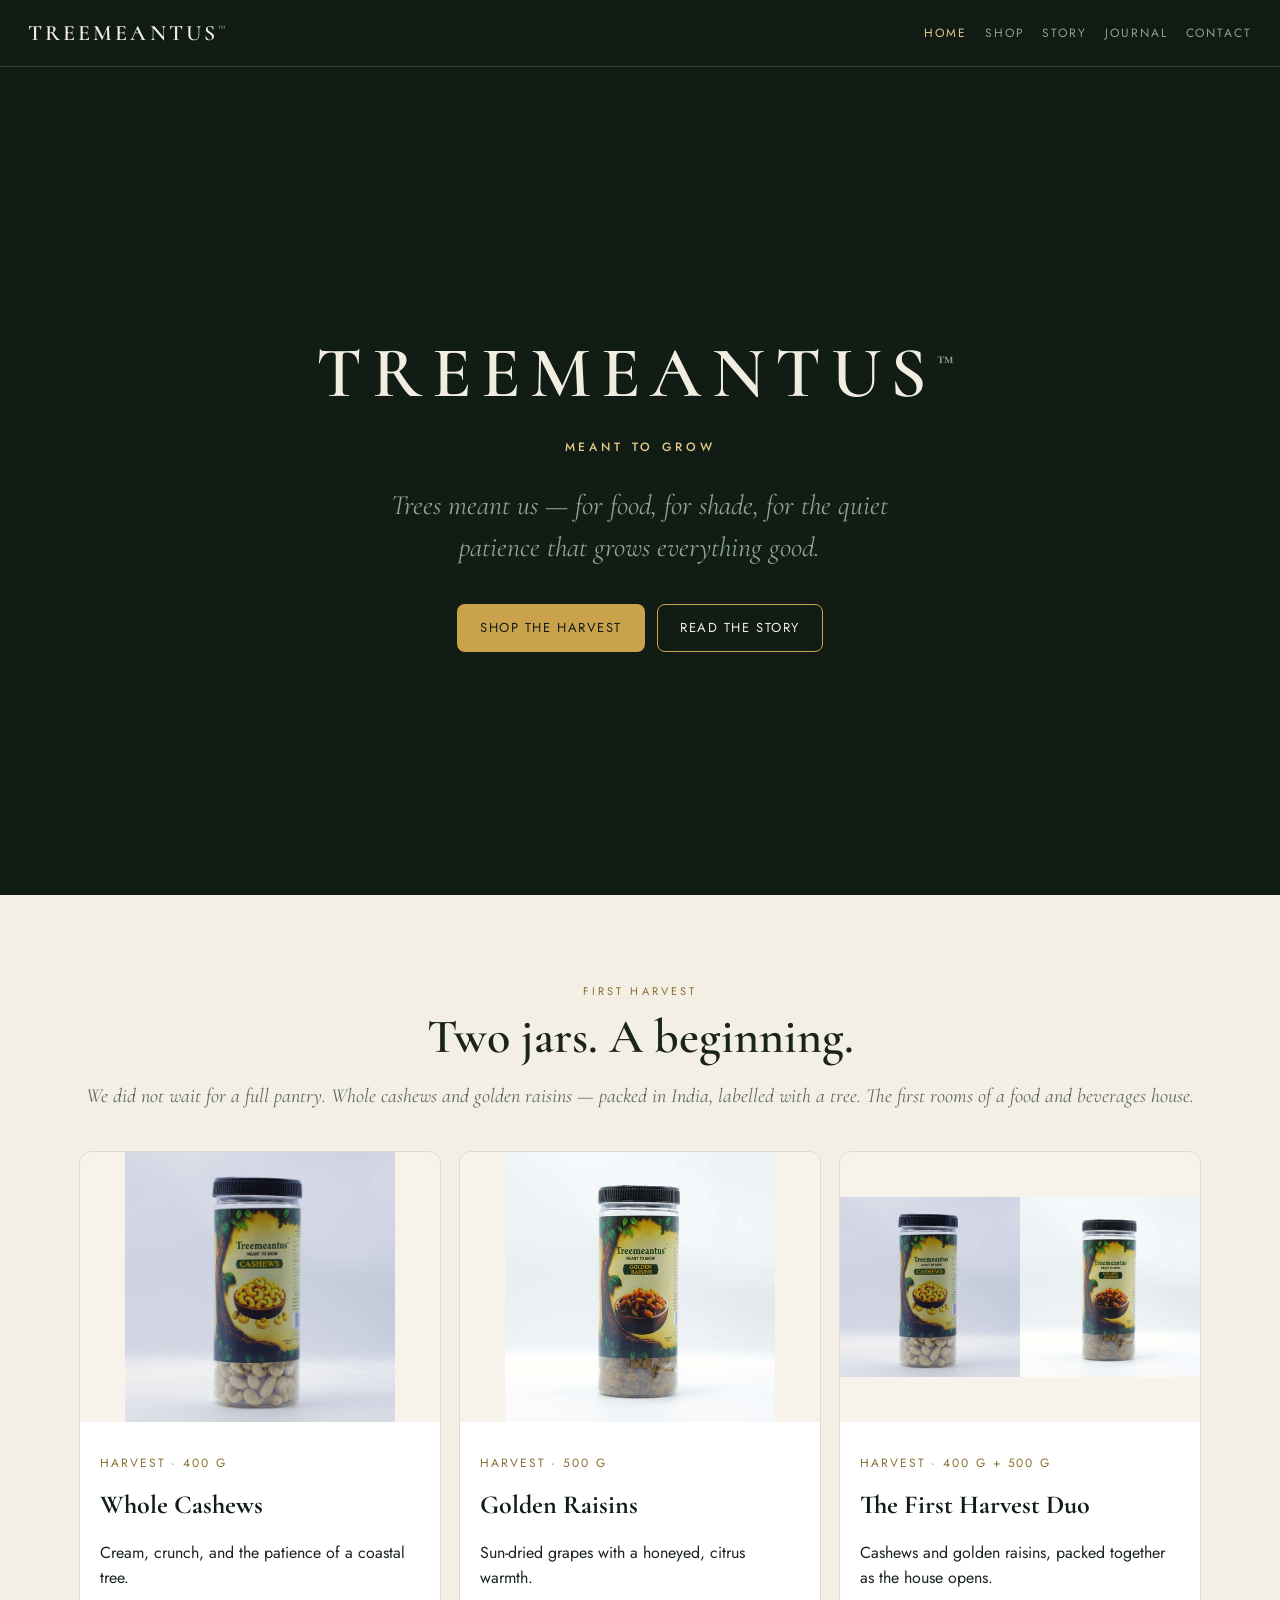
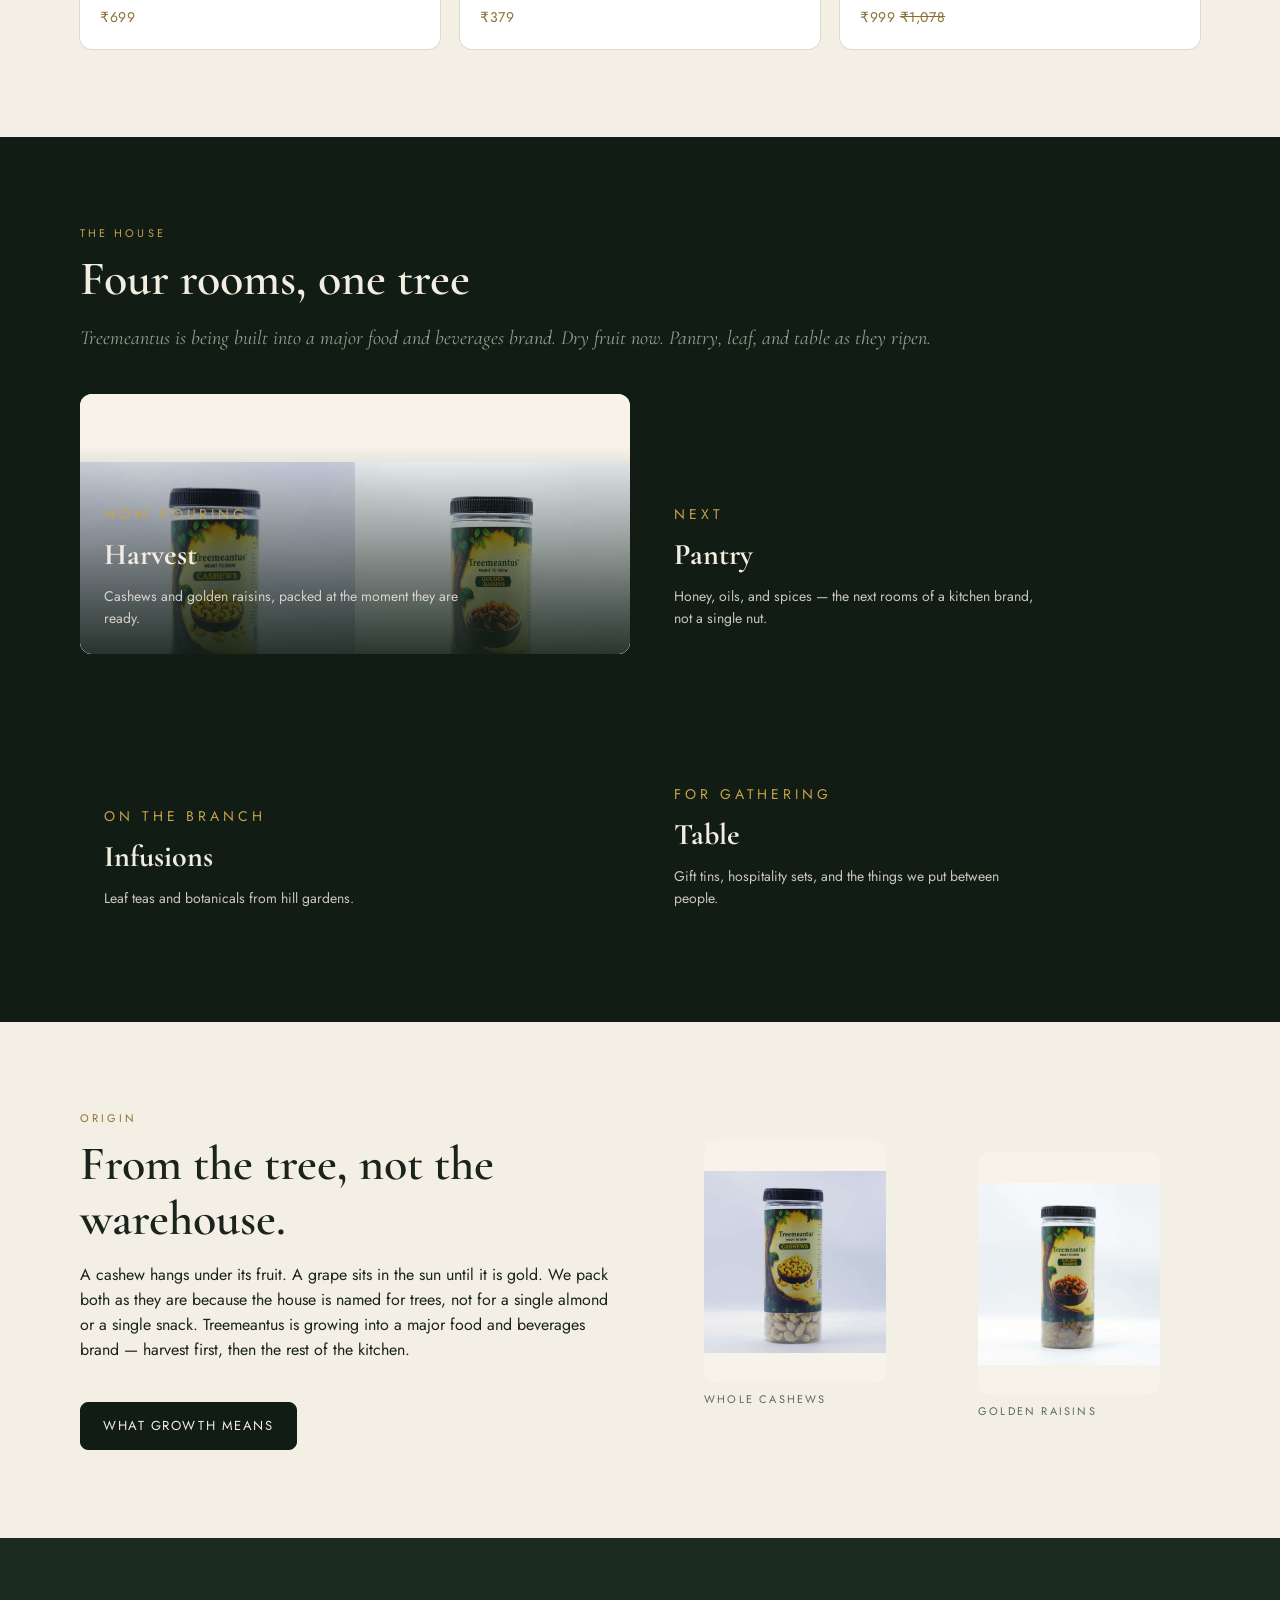
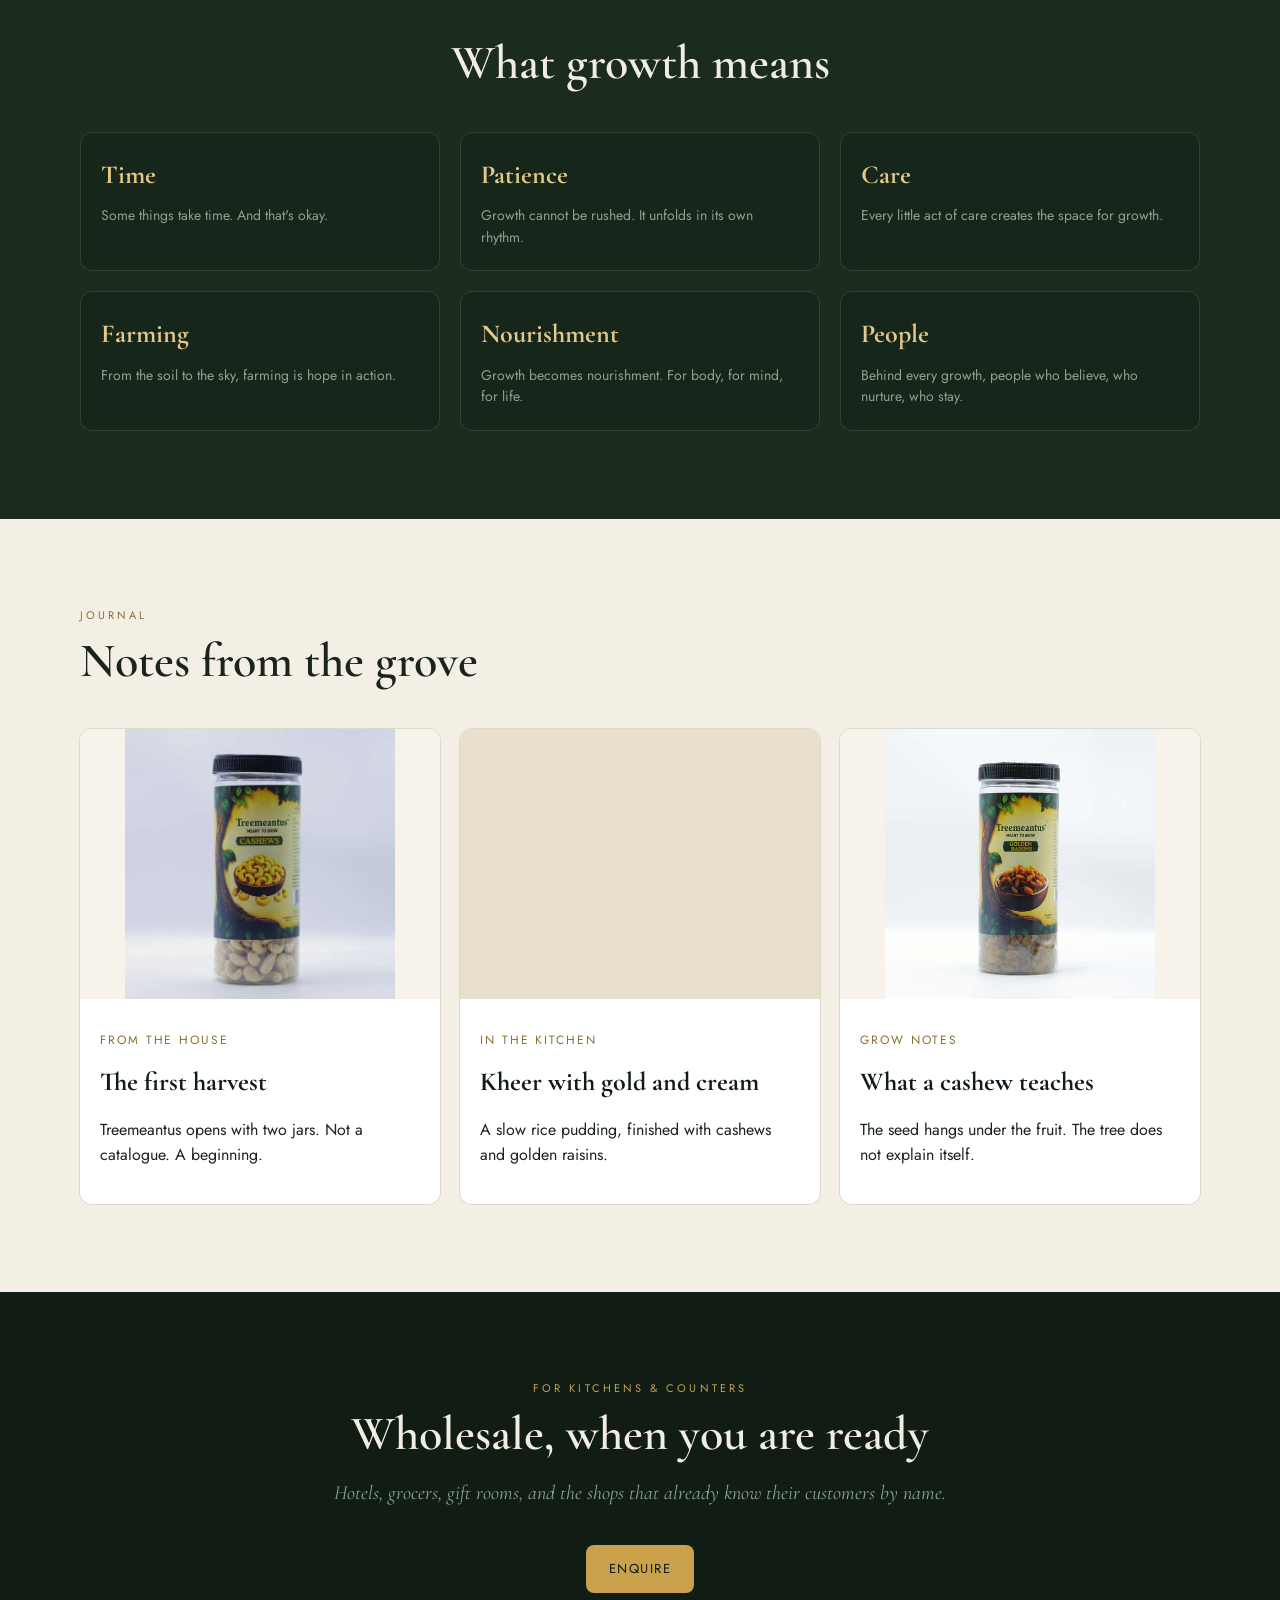
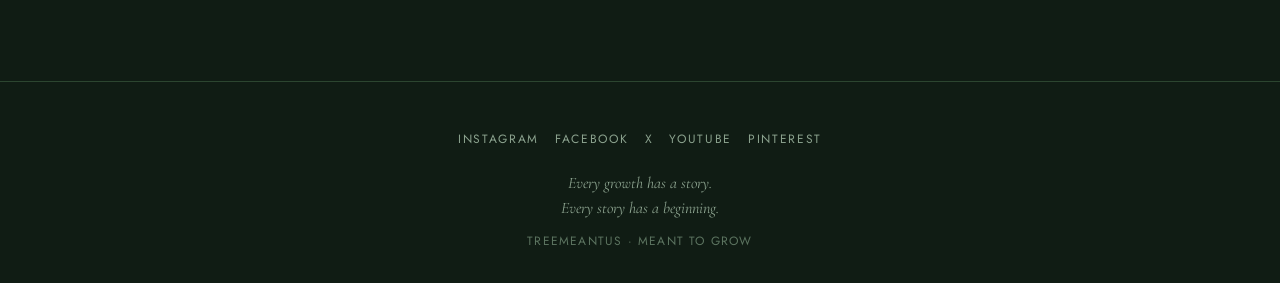
<file: index.html>
<!DOCTYPE html>
<html lang="en">
<head>
  <meta charset="UTF-8">
  <meta name="viewport" content="width=device-width, initial-scale=1.0">
  <title>Treemeantus — Meant to Grow</title>
  <meta name="description" content="Trees meant us — for food, for shade, for the quiet patience that grows everything good. Whole cashews and golden raisins from the first harvest.">
  <link rel="preconnect" href="https://fonts.googleapis.com">
  <link href="https://fonts.googleapis.com/css2?family=Cormorant+Garamond:ital,wght@0,600;1,500&family=Cormorant:wght@600&family=Jost:wght@300;400;500&display=swap" rel="stylesheet">
  <link rel="stylesheet" href="style.css">
  <link rel="stylesheet" href="cashews.css?v=8">
  <link rel="stylesheet" href="jars.css?v=8">
  <link rel="stylesheet" href="kheer.css?v=2">
</head>
<body>
  <header class="nav">
    <a class="nav-brand" href="index.html">Treemeantus<sup>™</sup></a>
    <nav class="nav-links">
      <a class="active" href="index.html">Home</a>
      <a href="shop.html">Shop</a>
      <a href="story.html">Story</a>
      <a href="journal.html">Journal</a>
      <a href="contact.html">Contact</a>
    </nav>
  </header>
  <section class="hero">
    <div class="hero-bg" aria-hidden="true"></div>
    <div class="hero-inner">
      <h1 class="wordmark">Treemeantus<sup>™</sup></h1>
      <p class="tagline">Meant to Grow</p>
      <p class="brandline">Trees meant us — for food, for shade, for the quiet patience that grows everything good.</p>
      <div class="actions">
        <a class="btn btn-gold" href="shop.html">Shop the harvest</a>
        <a class="btn btn-outline" href="story.html">Read the story</a>
      </div>
    </div>
  </section>
  <section class="section parchment">
    <div class="section-wide">
      <div class="center">
        <p class="eyebrow">First harvest</p>
        <h2 class="display">Two jars. A beginning.</h2>
        <p class="lede">We did not wait for a full pantry. Whole cashews and golden raisins — packed in India, labelled with a tree. The first rooms of a food and beverages house.</p>
      </div>
      <div class="grid-3">
        <a class="card" href="shop.html#cashews">
          <div class="card-media img-cashews"></div>
          <div class="card-body">
            <p class="meta">Harvest · 400 g</p>
            <h3>Whole Cashews</h3>
            <p>Cream, crunch, and the patience of a coastal tree.</p>
            <p class="price">₹699</p>
          </div>
        </a>
        <a class="card" href="shop.html#golden-raisins">
          <div class="card-media img-raisins"></div>
          <div class="card-body">
            <p class="meta">Harvest · 500 g</p>
            <h3>Golden Raisins</h3>
            <p>Sun-dried grapes with a honeyed, citrus warmth.</p>
            <p class="price">₹379</p>
          </div>
        </a>
        <a class="card" href="shop.html#harvest-duo">
          <div class="card-media duo-media">
            <div class="img-cashews"></div>
            <div class="img-raisins"></div>
          </div>
          <div class="card-body">
            <p class="meta">Harvest · 400 g + 500 g</p>
            <h3>The First Harvest Duo</h3>
            <p>Cashews and golden raisins, packed together as the house opens.</p>
            <p class="price">₹999 <s>₹1,078</s></p>
          </div>
        </a>
      </div>
    </div>
  </section>
  <section class="section forest">
    <div class="section-wide">
      <p class="eyebrow">The house</p>
      <h2 class="display">Four rooms, one tree</h2>
      <p class="lede">Treemeantus is being built into a major food and beverages brand. Dry fruit now. Pantry, leaf, and table as they ripen.</p>
      <div class="grid-2">
        <div class="room"><div class="room-bg duo-media"><div class="img-cashews"></div><div class="img-raisins"></div></div><div class="room-copy"><p class="eyebrow">Now pouring</p><h3>Harvest</h3><p>Cashews and golden raisins, packed at the moment they are ready.</p></div></div>
        <div class="room"><div class="room-bg" style="background-image:url('https://images.unsplash.com/photo-1471943311424-8465321b8bdb?auto=format&fit=crop&w=1200&q=80')"></div><div class="room-copy"><p class="eyebrow">Next</p><h3>Pantry</h3><p>Honey, oils, and spices — the next rooms of a kitchen brand, not a single nut.</p></div></div>
        <div class="room"><div class="room-bg" style="background-image:url('https://images.unsplash.com/photo-1556679343-c7306c1976bc?auto=format&fit=crop&w=1200&q=80')"></div><div class="room-copy"><p class="eyebrow">On the branch</p><h3>Infusions</h3><p>Leaf teas and botanicals from hill gardens.</p></div></div>
        <div class="room"><div class="room-bg" style="background-image:url('https://images.unsplash.com/photo-1515003197210-e0cd718d4d73?auto=format&fit=crop&w=1200&q=80')"></div><div class="room-copy"><p class="eyebrow">For gathering</p><h3>Table</h3><p>Gift tins, hospitality sets, and the things we put between people.</p></div></div>
      </div>
    </div>
  </section>
  <section class="section parchment">
    <div class="section-wide split">
      <div>
        <p class="eyebrow">Origin</p>
        <h2 class="display">From the tree, not the warehouse.</h2>
        <p>A cashew hangs under its fruit. A grape sits in the sun until it is gold. We pack both as they are because the house is named for trees, not for a single almond or a single snack. Treemeantus is growing into a major food and beverages brand — harvest first, then the rest of the kitchen.</p>
        <a class="btn btn-forest" href="story.html" style="margin-top:24px;">What growth means</a>
      </div>
      <div class="origin-photos">
        <figure><div class="pack img-cashews" role="img" aria-label="Treemeantus cashews jar"></div><figcaption>Whole cashews</figcaption></figure>
        <figure><div class="pack img-raisins" role="img" aria-label="Treemeantus golden raisins jar"></div><figcaption>Golden raisins</figcaption></figure>
      </div>
    </div>
  </section>
  <section class="section forest-mid">
    <div class="section-wide">
      <h2 class="display center">What growth means</h2>
      <div class="grid-3">
        <div class="pillar"><h3>Time</h3><p>Some things take time. And that's okay.</p></div>
        <div class="pillar"><h3>Patience</h3><p>Growth cannot be rushed. It unfolds in its own rhythm.</p></div>
        <div class="pillar"><h3>Care</h3><p>Every little act of care creates the space for growth.</p></div>
        <div class="pillar"><h3>Farming</h3><p>From the soil to the sky, farming is hope in action.</p></div>
        <div class="pillar"><h3>Nourishment</h3><p>Growth becomes nourishment. For body, for mind, for life.</p></div>
        <div class="pillar"><h3>People</h3><p>Behind every growth, people who believe, who nurture, who stay.</p></div>
      </div>
    </div>
  </section>
  <section class="section parchment">
    <div class="section-wide">
      <p class="eyebrow">Journal</p>
      <h2 class="display">Notes from the grove</h2>
      <div class="grid-3">
        <a class="card" href="journal.html#the-first-harvest"><div class="card-media img-cashews"></div><div class="card-body"><p class="meta">From the house</p><h3>The first harvest</h3><p>Treemeantus opens with two jars. Not a catalogue. A beginning.</p></div></a>
        <a class="card" href="journal.html#kheer"><div class="card-media img-kheer"></div><div class="card-body"><p class="meta">In the kitchen</p><h3>Kheer with gold and cream</h3><p>A slow rice pudding, finished with cashews and golden raisins.</p></div></a>
        <a class="card" href="journal.html#cashew"><div class="card-media img-raisins"></div><div class="card-body"><p class="meta">Grow notes</p><h3>What a cashew teaches</h3><p>The seed hangs under the fruit. The tree does not explain itself.</p></div></a>
      </div>
    </div>
  </section>
  <section class="section forest">
    <div class="section-narrow center">
      <p class="eyebrow">For kitchens & counters</p>
      <h2 class="display">Wholesale, when you are ready</h2>
      <p class="lede">Hotels, grocers, gift rooms, and the shops that already know their customers by name.</p>
      <div class="actions"><a class="btn btn-gold" href="mailto:support@phewsion.com?subject=Treemeantus%20wholesale">Enquire</a></div>
    </div>
  </section>
  <footer class="site-footer">
    <div class="socials">
      <a href="https://instagram.com/treemeantus" target="_blank" rel="noopener">Instagram</a>
      <a href="https://facebook.com/treemeantus" target="_blank" rel="noopener">Facebook</a>
      <a href="https://x.com/treemeantus" target="_blank" rel="noopener">X</a>
      <a href="https://youtube.com/@treemeantus" target="_blank" rel="noopener">YouTube</a>
      <a href="https://pinterest.com/treemeantus" target="_blank" rel="noopener">Pinterest</a>
    </div>
    <p class="story">Every growth has a story.<br>Every story has a beginning.</p>
    <p>TREEMEANTUS · MEANT TO GROW</p>
  </footer>
  <script src="jars.js?v=8"></script>
</body>
</html>
</file>
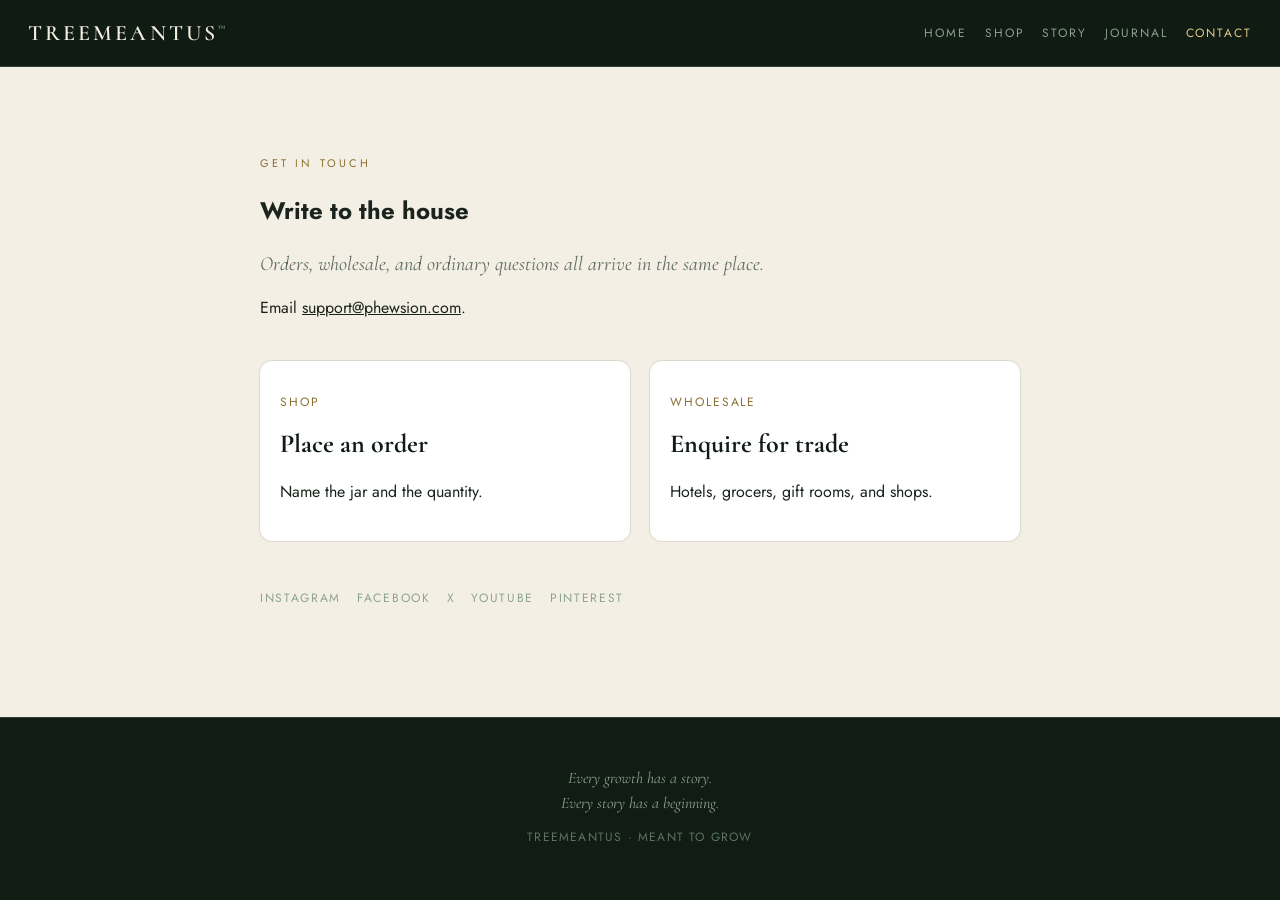
<file: contact.html>
<!DOCTYPE html>
<html lang="en">
<head>
  <meta charset="UTF-8">
  <meta name="viewport" content="width=device-width, initial-scale=1.0">
  <title>Contact — Treemeantus</title>
  <link rel="preconnect" href="https://fonts.googleapis.com">
  <link href="https://fonts.googleapis.com/css2?family=Cormorant+Garamond:ital,wght@0,600;1,500&family=Cormorant:wght@600&family=Jost:wght@300;400;500&display=swap" rel="stylesheet">
  <link rel="stylesheet" href="style.css">
</head>
<body>
  <header class="nav">
    <a class="nav-brand" href="index.html">Treemeantus<sup>™</sup></a>
    <nav class="nav-links">
      <a href="index.html">Home</a>
      <a href="shop.html">Shop</a>
      <a href="story.html">Story</a>
      <a href="journal.html">Journal</a>
      <a class="active" href="contact.html">Contact</a>
    </nav>
  </header>
  <section class="section parchment">
    <div class="section-narrow">
      <p class="eyebrow">Get in touch</p>
      <h1 class="display">Write to the house</h1>
      <p class="lede">Orders, wholesale, and ordinary questions all arrive in the same place.</p>
      <p>Email <a href="mailto:support@phewsion.com">support@phewsion.com</a>.</p>
      <div class="grid-2" style="margin-top:40px;">
        <a class="card" href="mailto:support@phewsion.com?subject=Treemeantus%20order"><div class="card-body"><p class="meta">Shop</p><h3>Place an order</h3><p>Name the jar and the quantity.</p></div></a>
        <a class="card" href="mailto:support@phewsion.com?subject=Treemeantus%20wholesale"><div class="card-body"><p class="meta">Wholesale</p><h3>Enquire for trade</h3><p>Hotels, grocers, gift rooms, and shops.</p></div></a>
      </div>
      <div class="socials" style="justify-content:flex-start;margin-top:48px;">
        <a href="https://instagram.com/treemeantus" target="_blank" rel="noopener">Instagram</a>
        <a href="https://facebook.com/treemeantus" target="_blank" rel="noopener">Facebook</a>
        <a href="https://x.com/treemeantus" target="_blank" rel="noopener">X</a>
        <a href="https://youtube.com/@treemeantus" target="_blank" rel="noopener">YouTube</a>
        <a href="https://pinterest.com/treemeantus" target="_blank" rel="noopener">Pinterest</a>
      </div>
    </div>
  </section>
  <footer class="site-footer">
    <p class="story">Every growth has a story.<br>Every story has a beginning.</p>
    <p>TREEMEANTUS · MEANT TO GROW</p>
  </footer>
</body>
</html>
</file>
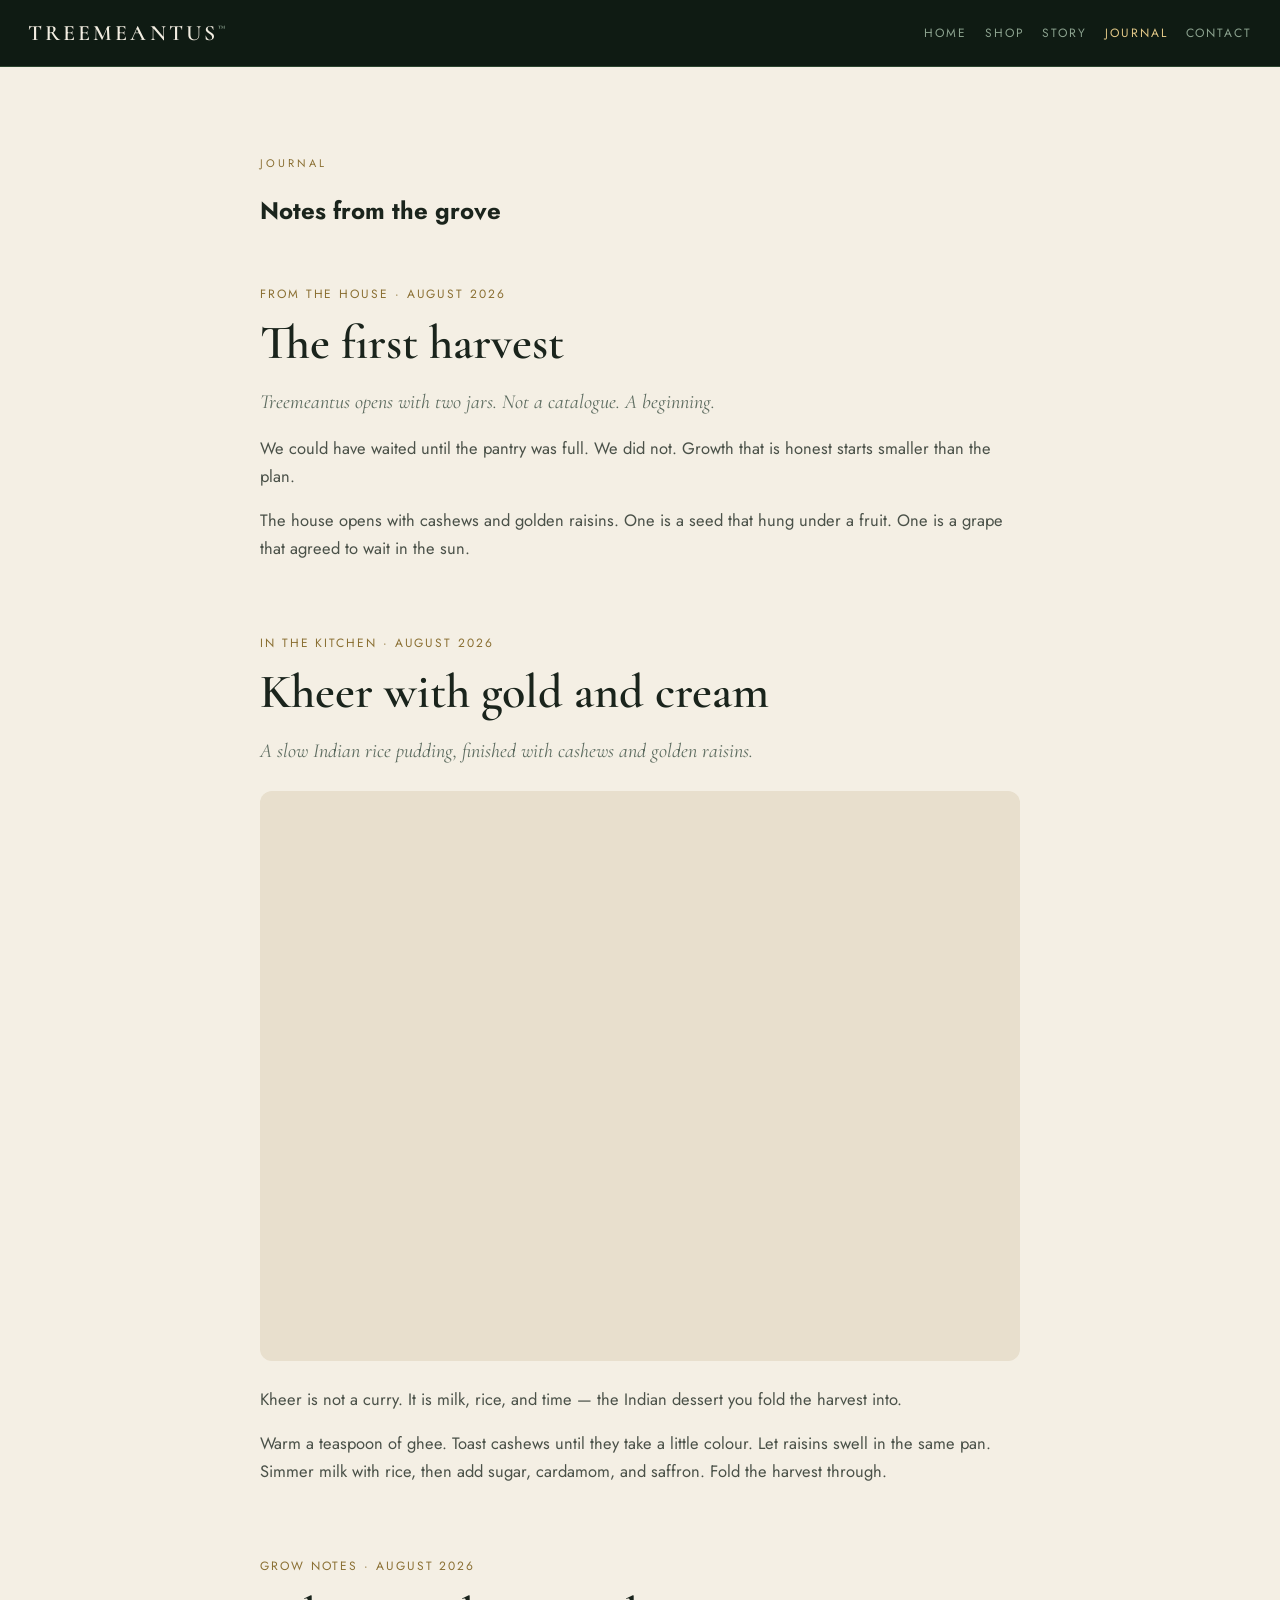
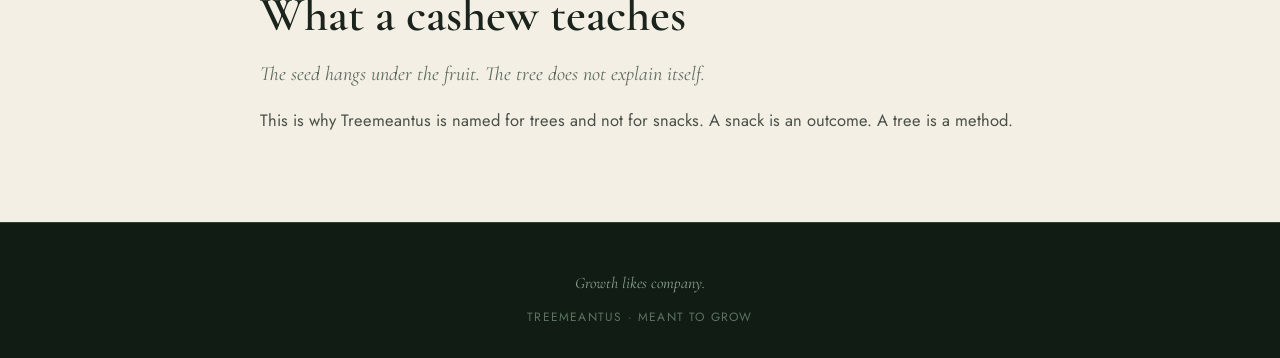
<file: journal.html>
<!DOCTYPE html>
<html lang="en">
<head>
  <meta charset="UTF-8">
  <meta name="viewport" content="width=device-width, initial-scale=1.0">
  <title>Journal — Treemeantus</title>
  <link rel="preconnect" href="https://fonts.googleapis.com">
  <link href="https://fonts.googleapis.com/css2?family=Cormorant+Garamond:ital,wght@0,600;1,500&family=Cormorant:wght@600&family=Jost:wght@300;400;500&display=swap" rel="stylesheet">
  <link rel="stylesheet" href="style.css">
  <link rel="stylesheet" href="cashews.css?v=8">
  <link rel="stylesheet" href="jars.css?v=8">
  <link rel="stylesheet" href="kheer.css?v=2">
</head>
<body>
  <header class="nav">
    <a class="nav-brand" href="index.html">Treemeantus<sup>™</sup></a>
    <nav class="nav-links">
      <a href="index.html">Home</a>
      <a href="shop.html">Shop</a>
      <a href="story.html">Story</a>
      <a class="active" href="journal.html">Journal</a>
      <a href="contact.html">Contact</a>
    </nav>
  </header>
  <section class="section parchment">
    <div class="section-narrow">
      <p class="eyebrow">Journal</p>
      <h1 class="display">Notes from the grove</h1>
      <article id="the-first-harvest" style="margin-top:56px;">
        <p class="meta">From the house · August 2026</p>
        <h2 class="display">The first harvest</h2>
        <p class="lede">Treemeantus opens with two jars. Not a catalogue. A beginning.</p>
        <div class="prose">
          <p>We could have waited until the pantry was full. We did not. Growth that is honest starts smaller than the plan.</p>
          <p>The house opens with cashews and golden raisins. One is a seed that hung under a fruit. One is a grape that agreed to wait in the sun.</p>
        </div>
      </article>
      <article id="kheer" style="margin-top:72px;">
        <p class="meta">In the kitchen · August 2026</p>
        <h2 class="display">Kheer with gold and cream</h2>
        <p class="lede">A slow Indian rice pudding, finished with cashews and golden raisins.</p>
        <div class="card-media img-kheer" role="img" aria-label="Bowl of Indian kheer rice pudding" style="margin:24px 0;border-radius:12px;"></div>
        <div class="prose">
          <p>Kheer is not a curry. It is milk, rice, and time — the Indian dessert you fold the harvest into.</p>
          <p>Warm a teaspoon of ghee. Toast cashews until they take a little colour. Let raisins swell in the same pan. Simmer milk with rice, then add sugar, cardamom, and saffron. Fold the harvest through.</p>
        </div>
      </article>
      <article id="cashew" style="margin-top:72px;">
        <p class="meta">Grow notes · August 2026</p>
        <h2 class="display">What a cashew teaches</h2>
        <p class="lede">The seed hangs under the fruit. The tree does not explain itself.</p>
        <div class="prose">
          <p>This is why Treemeantus is named for trees and not for snacks. A snack is an outcome. A tree is a method.</p>
        </div>
      </article>
    </div>
  </section>
  <footer class="site-footer">
    <p class="story">Growth likes company.</p>
    <p>TREEMEANTUS · MEANT TO GROW</p>
  </footer>
</body>
</html>
</file>
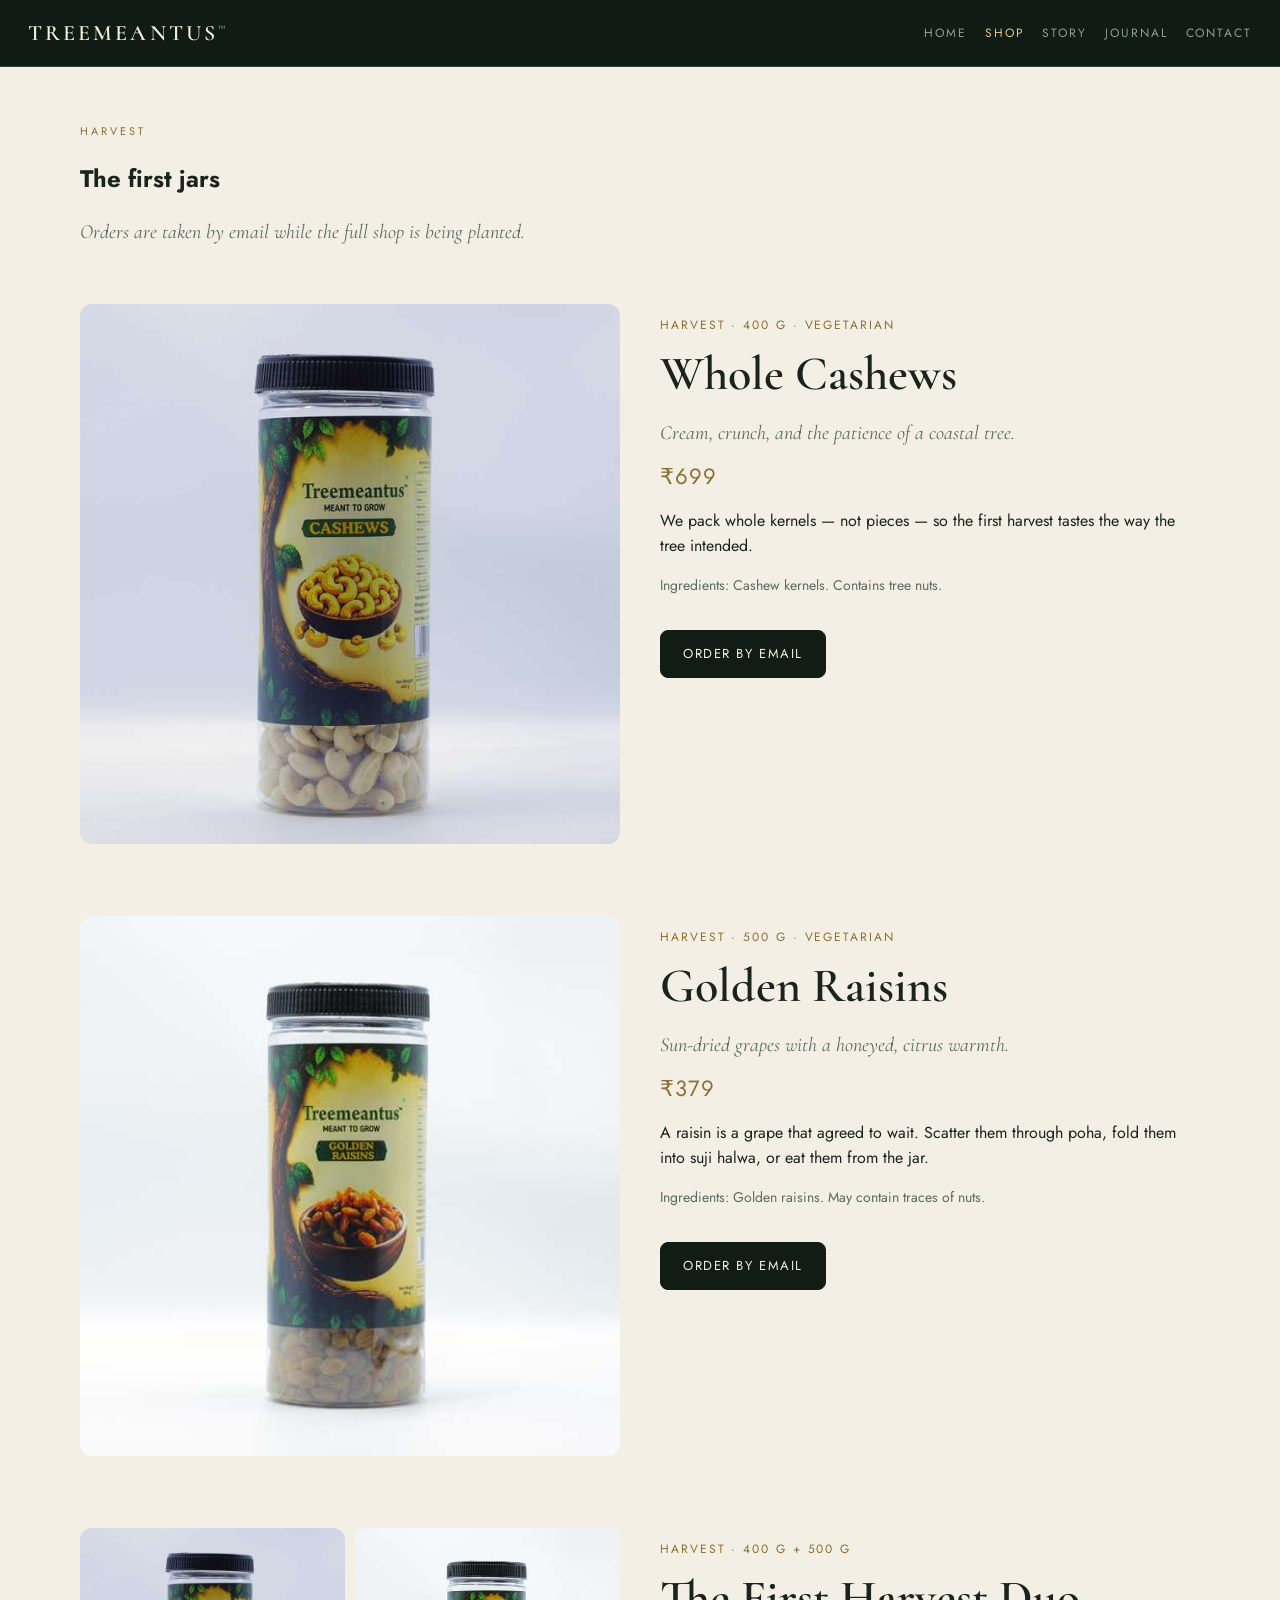
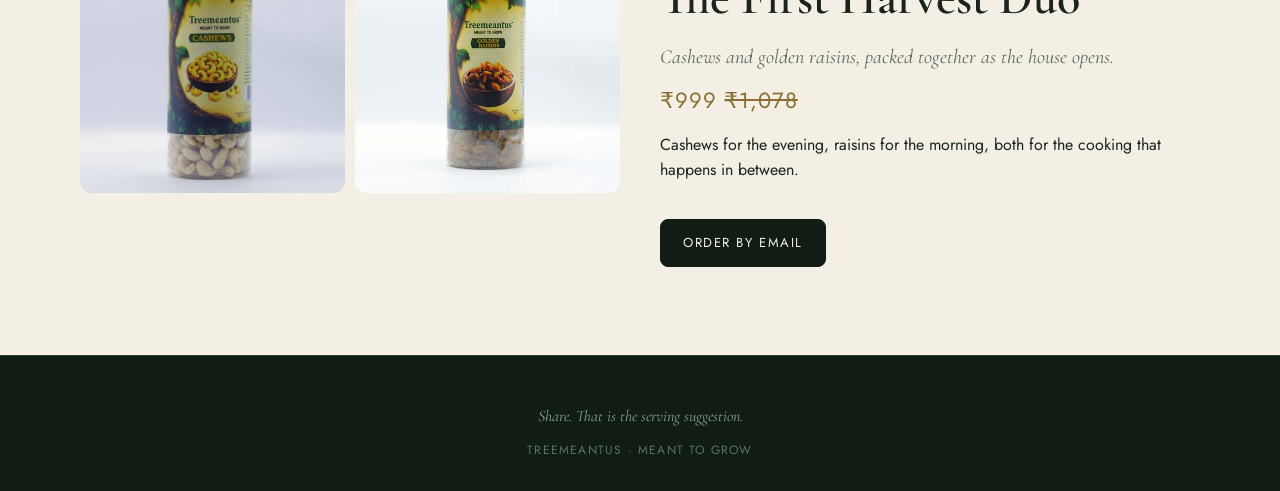
<file: shop.html>
<!DOCTYPE html>
<html lang="en">
<head>
  <meta charset="UTF-8">
  <meta name="viewport" content="width=device-width, initial-scale=1.0">
  <title>Shop — Treemeantus</title>
  <link rel="preconnect" href="https://fonts.googleapis.com">
  <link href="https://fonts.googleapis.com/css2?family=Cormorant+Garamond:ital,wght@0,600;1,500&family=Cormorant:wght@600&family=Jost:wght@300;400;500&display=swap" rel="stylesheet">
  <link rel="stylesheet" href="style.css">
  <link rel="stylesheet" href="cashews.css?v=8">
  <link rel="stylesheet" href="jars.css?v=8">
</head>
<body>
  <header class="nav">
    <a class="nav-brand" href="index.html">Treemeantus<sup>™</sup></a>
    <nav class="nav-links">
      <a href="index.html">Home</a>
      <a class="active" href="shop.html">Shop</a>
      <a href="story.html">Story</a>
      <a href="journal.html">Journal</a>
      <a href="contact.html">Contact</a>
    </nav>
  </header>
  <section class="section parchment" style="padding-top:56px;">
    <div class="section-wide">
      <p class="eyebrow">Harvest</p>
      <h1 class="display">The first jars</h1>
      <p class="lede">Orders are taken by email while the full shop is being planted.</p>
      <article id="cashews" class="product-hero" style="margin-top:56px;">
        <div class="product-photo img-cashews" role="img" aria-label="Treemeantus Whole Cashews 400 g jar"></div>
        <div>
          <p class="meta">Harvest · 400 g · Vegetarian</p>
          <h2 class="display">Whole Cashews</h2>
          <p class="lede">Cream, crunch, and the patience of a coastal tree.</p>
          <p class="price" style="font-size:22px;">₹699</p>
          <p>We pack whole kernels — not pieces — so the first harvest tastes the way the tree intended.</p>
          <p class="note">Ingredients: Cashew kernels. Contains tree nuts.</p>
          <a class="btn btn-forest" href="mailto:support@phewsion.com?subject=Order%20Whole%20Cashews%20400g" style="margin-top:20px;">Order by email</a>
        </div>
      </article>
      <article id="golden-raisins" class="product-hero" style="margin-top:72px;">
        <div class="product-photo img-raisins" role="img" aria-label="Treemeantus Golden Raisins 500 g jar"></div>
        <div>
          <p class="meta">Harvest · 500 g · Vegetarian</p>
          <h2 class="display">Golden Raisins</h2>
          <p class="lede">Sun-dried grapes with a honeyed, citrus warmth.</p>
          <p class="price" style="font-size:22px;">₹379</p>
          <p>A raisin is a grape that agreed to wait. Scatter them through poha, fold them into suji halwa, or eat them from the jar.</p>
          <p class="note">Ingredients: Golden raisins. May contain traces of nuts.</p>
          <a class="btn btn-forest" href="mailto:support@phewsion.com?subject=Order%20Golden%20Raisins%20500g" style="margin-top:20px;">Order by email</a>
        </div>
      </article>
      <article id="harvest-duo" class="product-hero" style="margin-top:72px;">
        <div class="duo">
          <div class="product-photo img-cashews" role="img" aria-label="Treemeantus Cashews jar"></div>
          <div class="product-photo img-raisins" role="img" aria-label="Treemeantus Golden Raisins jar"></div>
        </div>
        <div>
          <p class="meta">Harvest · 400 g + 500 g</p>
          <h2 class="display">The First Harvest Duo</h2>
          <p class="lede">Cashews and golden raisins, packed together as the house opens.</p>
          <p class="price" style="font-size:22px;">₹999 <s>₹1,078</s></p>
          <p>Cashews for the evening, raisins for the morning, both for the cooking that happens in between.</p>
          <a class="btn btn-forest" href="mailto:support@phewsion.com?subject=Order%20First%20Harvest%20Duo" style="margin-top:20px;">Order by email</a>
        </div>
      </article>
    </div>
  </section>
  <footer class="site-footer">
    <p class="story">Share. That is the serving suggestion.</p>
    <p>TREEMEANTUS · MEANT TO GROW</p>
  </footer>
  <script src="jars.js?v=8"></script>
</body>
</html>
</file>
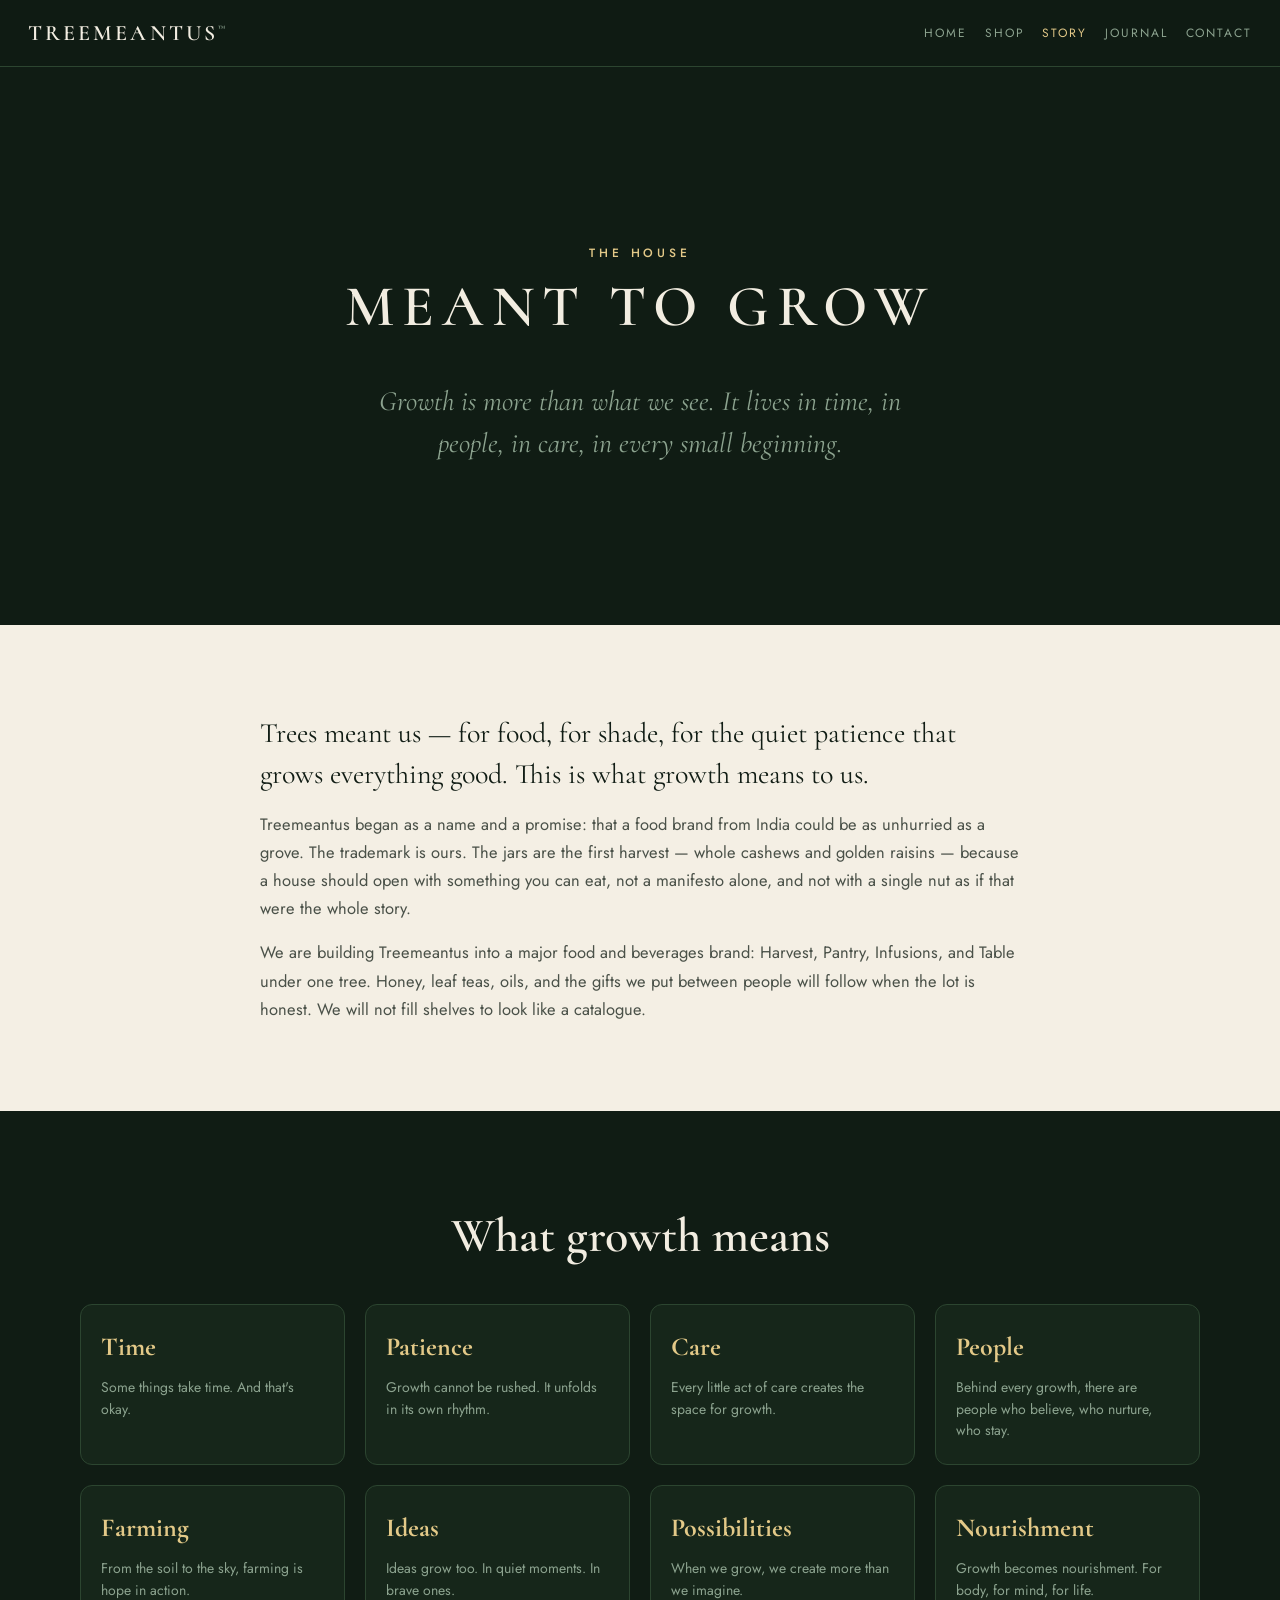
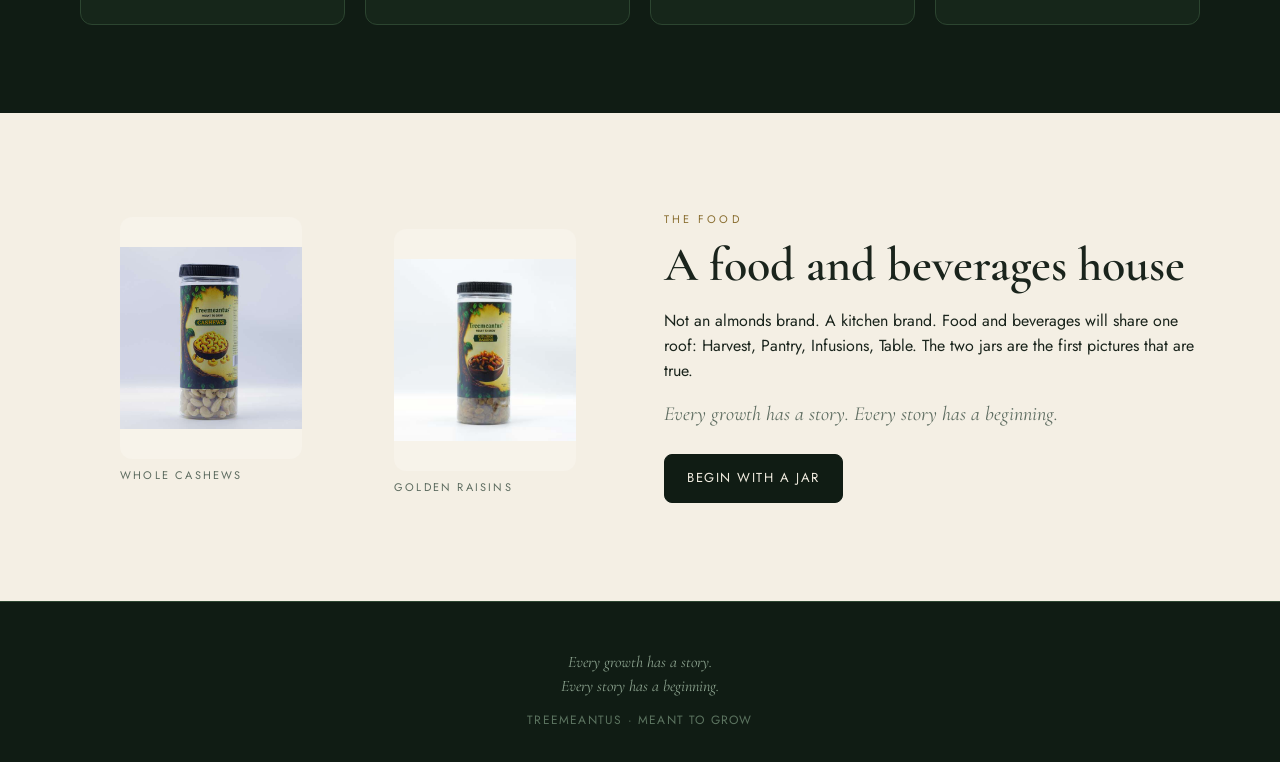
<file: story.html>
<!DOCTYPE html>
<html lang="en">
<head>
  <meta charset="UTF-8">
  <meta name="viewport" content="width=device-width, initial-scale=1.0">
  <title>The story — Treemeantus</title>
  <link rel="preconnect" href="https://fonts.googleapis.com">
  <link href="https://fonts.googleapis.com/css2?family=Cormorant+Garamond:ital,wght@0,600;1,500&family=Cormorant:wght@600&family=Jost:wght@300;400;500&display=swap" rel="stylesheet">
  <link rel="stylesheet" href="style.css">
  <link rel="stylesheet" href="cashews.css?v=8">
  <link rel="stylesheet" href="jars.css?v=8">
</head>
<body>
  <header class="nav">
    <a class="nav-brand" href="index.html">Treemeantus<sup>™</sup></a>
    <nav class="nav-links">
      <a href="index.html">Home</a>
      <a href="shop.html">Shop</a>
      <a class="active" href="story.html">Story</a>
      <a href="journal.html">Journal</a>
      <a href="contact.html">Contact</a>
    </nav>
  </header>
  <section class="hero" style="min-height:62vh;">
    <div class="hero-bg" aria-hidden="true"></div>
    <div class="hero-inner">
      <p class="tagline">The house</p>
      <h1 class="wordmark" style="font-size:clamp(36px,6vw,58px);">Meant to Grow</h1>
      <p class="brandline">Growth is more than what we see. It lives in time, in people, in care, in every small beginning.</p>
    </div>
  </section>
  <section class="section parchment">
    <div class="section-narrow prose">
      <p style="font-family:'Cormorant Garamond',serif;font-size:28px;line-height:1.45;color:var(--bg-deep);margin:0;">Trees meant us — for food, for shade, for the quiet patience that grows everything good. This is what growth means to us.</p>
      <p>Treemeantus began as a name and a promise: that a food brand from India could be as unhurried as a grove. The trademark is ours. The jars are the first harvest — whole cashews and golden raisins — because a house should open with something you can eat, not a manifesto alone, and not with a single nut as if that were the whole story.</p>
      <p>We are building Treemeantus into a major food and beverages brand: Harvest, Pantry, Infusions, and Table under one tree. Honey, leaf teas, oils, and the gifts we put between people will follow when the lot is honest. We will not fill shelves to look like a catalogue.</p>
    </div>
  </section>
  <section class="section forest">
    <div class="section-wide">
      <h2 class="display center">What growth means</h2>
      <div class="grid-4">
        <div class="pillar"><h3>Time</h3><p>Some things take time. And that's okay.</p></div>
        <div class="pillar"><h3>Patience</h3><p>Growth cannot be rushed. It unfolds in its own rhythm.</p></div>
        <div class="pillar"><h3>Care</h3><p>Every little act of care creates the space for growth.</p></div>
        <div class="pillar"><h3>People</h3><p>Behind every growth, there are people who believe, who nurture, who stay.</p></div>
        <div class="pillar"><h3>Farming</h3><p>From the soil to the sky, farming is hope in action.</p></div>
        <div class="pillar"><h3>Ideas</h3><p>Ideas grow too. In quiet moments. In brave ones.</p></div>
        <div class="pillar"><h3>Possibilities</h3><p>When we grow, we create more than we imagine.</p></div>
        <div class="pillar"><h3>Nourishment</h3><p>Growth becomes nourishment. For body, for mind, for life.</p></div>
      </div>
    </div>
  </section>
  <section class="section parchment">
    <div class="section-wide split">
      <div class="origin-photos">
        <figure><div class="pack img-cashews" role="img" aria-label="Treemeantus cashews jar"></div><figcaption>Whole cashews</figcaption></figure>
        <figure><div class="pack img-raisins" role="img" aria-label="Treemeantus golden raisins jar"></div><figcaption>Golden raisins</figcaption></figure>
      </div>
      <div>
        <p class="eyebrow">The food</p>
        <h2 class="display">A food and beverages house</h2>
        <p>Not an almonds brand. A kitchen brand. Food and beverages will share one roof: Harvest, Pantry, Infusions, Table. The two jars are the first pictures that are true.</p>
        <p class="lede">Every growth has a story. Every story has a beginning.</p>
        <a class="btn btn-forest" href="shop.html" style="margin-top:24px;">Begin with a jar</a>
      </div>
    </div>
  </section>
  <footer class="site-footer">
    <p class="story">Every growth has a story.<br>Every story has a beginning.</p>
    <p>TREEMEANTUS · MEANT TO GROW</p>
  </footer>
  <script src="jars.js?v=8"></script>
</body>
</html>
</file>
<file: style.css>
:root {
  --bg-deep: #101c14;
  --bg-panel: #16261a;
  --bg-mid: #1b2c1f;
  --line: #2c4530;
  --gold: #c9a24b;
  --gold-soft: #e3c988;
  --gold-dim: #8a6f32;
  --cream: #f2ede1;
  --sage: #8ca38f;
  --parchment: #f4efe4;
  --ink: #1a241c;
  --muted: #5c6b5f;
}

* { box-sizing: border-box; }
html, body { margin: 0; padding: 0; }
html { scroll-behavior: smooth; }
body {
  background: var(--bg-deep);
  color: var(--cream);
  font-family: "Jost", sans-serif;
  font-weight: 400;
  line-height: 1.55;
}

img { max-width: 100%; display: block; }
a { color: inherit; }

.nav {
  position: sticky;
  top: 0;
  z-index: 20;
  display: flex;
  align-items: center;
  justify-content: space-between;
  gap: 16px;
  padding: 16px 28px;
  background: rgba(16, 28, 20, 0.92);
  border-bottom: 1px solid var(--line);
  backdrop-filter: blur(10px);
}
.nav-brand {
  font-family: "Cormorant", serif;
  font-size: 22px;
  font-weight: 600;
  letter-spacing: 0.14em;
  text-transform: uppercase;
  text-decoration: none;
}
.nav-brand sup { font-size: 10px; color: var(--sage); letter-spacing: 0; }
.nav-links { display: flex; flex-wrap: wrap; gap: 18px; }
.nav-links a {
  text-decoration: none;
  font-size: 12px;
  letter-spacing: 0.16em;
  text-transform: uppercase;
  color: var(--sage);
}
.nav-links a:hover,
.nav-links a.active { color: var(--gold-soft); }

.hero {
  position: relative;
  min-height: 92vh;
  display: flex;
  align-items: center;
  justify-content: center;
  text-align: center;
  padding: 80px 24px 72px;
  overflow: hidden;
}
.hero-bg {
  position: absolute;
  inset: 0;
  background:
    linear-gradient(180deg, rgba(16,28,20,0.55) 0%, rgba(16,28,20,0.45) 50%, #101c14 100%),
    url("https://images.unsplash.com/photo-1441974231531-c6227db76b6e?auto=format&fit=crop&w=1800&q=80") center/cover no-repeat;
}
.hero-inner { position: relative; max-width: 720px; }
.wordmark {
  font-family: "Cormorant", serif;
  font-weight: 600;
  letter-spacing: 0.14em;
  font-size: clamp(40px, 8vw, 72px);
  text-transform: uppercase;
  margin: 0;
}
.wordmark sup { font-size: 0.32em; color: var(--sage); }
.tagline {
  margin: 8px 0 0;
  font-size: 12px;
  font-weight: 500;
  letter-spacing: 0.32em;
  text-transform: uppercase;
  color: var(--gold-soft);
}
.brandline {
  font-family: "Cormorant Garamond", serif;
  font-style: italic;
  font-size: clamp(20px, 3vw, 28px);
  line-height: 1.5;
  color: var(--sage);
  margin: 28px auto 0;
  max-width: 560px;
}
.actions { display: flex; flex-wrap: wrap; justify-content: center; gap: 12px; margin-top: 36px; }

.btn {
  display: inline-flex;
  align-items: center;
  justify-content: center;
  padding: 13px 22px;
  border-radius: 8px;
  text-decoration: none;
  font-size: 13px;
  letter-spacing: 0.12em;
  text-transform: uppercase;
  border: 1px solid transparent;
}
.btn-gold { background: var(--gold); color: var(--bg-deep); }
.btn-gold:hover { background: var(--gold-soft); }
.btn-outline { border-color: var(--gold); color: var(--cream); background: transparent; }
.btn-outline:hover { background: rgba(201, 162, 75, 0.12); }
.btn-forest { background: var(--bg-deep); color: var(--cream); border-color: var(--bg-deep); }

.section { padding: 88px 24px; }
.section-narrow { max-width: 760px; margin: 0 auto; }
.section-wide { max-width: 1120px; margin: 0 auto; }
.parchment { background: var(--parchment); color: var(--ink); }
.forest { background: var(--bg-deep); color: var(--cream); }
.forest-mid { background: var(--bg-mid); }

.eyebrow {
  margin: 0;
  font-size: 11px;
  letter-spacing: 0.28em;
  text-transform: uppercase;
  color: var(--gold-dim);
}
.forest .eyebrow, .forest-mid .eyebrow { color: var(--gold); }
h2.display {
  font-family: "Cormorant Garamond", serif;
  font-weight: 600;
  font-size: clamp(32px, 5vw, 48px);
  margin: 10px 0 0;
  line-height: 1.15;
}
.lede {
  font-family: "Cormorant Garamond", serif;
  font-style: italic;
  font-size: 20px;
  color: var(--muted);
  margin: 16px 0 0;
}
.forest .lede, .forest-mid .lede { color: var(--sage); }
.prose p { color: rgba(26, 36, 28, 0.78); margin: 16px 0 0; font-size: 16.5px; line-height: 1.7; }
.center { text-align: center; }

.grid-3, .grid-2, .grid-4 { display: grid; gap: 20px; margin-top: 40px; }
.grid-3 { grid-template-columns: repeat(3, 1fr); }
.grid-2 { grid-template-columns: repeat(2, 1fr); }
.grid-4 { grid-template-columns: repeat(4, 1fr); }

.card {
  background: #fff;
  border-radius: 12px;
  overflow: hidden;
  box-shadow: 0 0 0 1px rgba(44, 69, 48, 0.12);
  text-decoration: none;
  color: inherit;
}
.card-media {
  aspect-ratio: 4 / 3;
  background: #d7cbb4 center/cover no-repeat;
}
.card-body { padding: 20px; }
.card h3 {
  font-family: "Cormorant Garamond", serif;
  font-size: 26px;
  margin: 6px 0 0;
  color: var(--bg-deep);
}
.price { margin: 10px 0 0; font-size: 14px; letter-spacing: 0.04em; color: var(--gold-dim); }
.meta { font-size: 12px; letter-spacing: 0.16em; text-transform: uppercase; color: var(--gold-dim); }

.room {
  position: relative;
  min-height: 260px;
  border-radius: 12px;
  overflow: hidden;
  text-decoration: none;
  display: flex;
  align-items: flex-end;
}
.room-bg { position: absolute; inset: 0; background-size: cover; background-position: center; }
.room::after {
  content: "";
  position: absolute;
  inset: 0;
  background: linear-gradient(180deg, transparent 20%, rgba(16, 28, 20, 0.88) 100%);
}
.room-copy { position: relative; z-index: 1; padding: 24px; }
.room h3 { font-family: "Cormorant Garamond", serif; font-size: 30px; margin: 6px 0 0; }
.room p { margin: 8px 0 0; color: rgba(242, 237, 225, 0.82); font-size: 14px; max-width: 360px; }

.pillar {
  border: 1px solid var(--line);
  background: var(--bg-panel);
  border-radius: 12px;
  padding: 22px 20px;
}
.pillar h3 { font-family: "Cormorant Garamond", serif; font-size: 26px; color: var(--gold-soft); margin: 0; }
.pillar p { margin: 10px 0 0; color: var(--sage); font-size: 14px; }

.split { display: grid; grid-template-columns: 1fr 1fr; gap: 48px; align-items: center; }
.origin-photos { display: grid; grid-template-columns: 1fr 1fr; gap: 12px; }
.origin-photos figure:nth-child(2) { margin-top: 28px; }
.origin-photos figcaption {
  margin-top: 8px;
  font-size: 11px;
  letter-spacing: 0.2em;
  text-transform: uppercase;
  color: var(--muted);
}
.pack {
  width: 100%;
  border-radius: 12px;
  object-fit: cover;
  aspect-ratio: 3 / 4;
  background: #e8dfcd;
}

.site-footer {
  padding: 48px 24px 32px;
  border-top: 1px solid var(--line);
  text-align: center;
}
.site-footer p { margin: 0; color: #5c7460; font-size: 12px; letter-spacing: 0.1em; }
.site-footer .story {
  font-family: "Cormorant Garamond", serif;
  font-style: italic;
  font-size: 16px;
  color: var(--sage);
  letter-spacing: 0;
  margin-bottom: 12px;
}
.socials {
  display: flex;
  flex-wrap: wrap;
  justify-content: center;
  gap: 16px;
  margin: 0 0 22px;
}
.socials a { color: var(--sage); text-decoration: none; font-size: 12px; letter-spacing: 0.14em; text-transform: uppercase; }
.socials a:hover { color: var(--gold-soft); }

.product-hero { display: grid; grid-template-columns: 1fr 1fr; gap: 40px; align-items: start; }
.product-hero img { width: 100%; border-radius: 12px; background: #fff; aspect-ratio: 1; object-fit: cover; }
.note { margin-top: 16px; font-size: 14px; color: var(--muted); }

@media (max-width: 900px) {
  .grid-3, .grid-4, .split, .product-hero { grid-template-columns: 1fr; }
  .grid-2 { grid-template-columns: 1fr; }
  .origin-photos figure:nth-child(2) { margin-top: 0; }
  .nav { padding: 14px 16px; }
  .section { padding: 64px 18px; }
}
</file>
<file: cashews.css>
.img-cashews,.photo-cashews{background-image:url("[data-uri]");background-size:contain;background-position:center;background-repeat:no-repeat;background-color:#f7f3ea}
.duo{display:grid;grid-template-columns:1fr 1fr;gap:10px}
.duo .product-photo{width:100%;min-height:0}
.duo-media{display:grid;grid-template-columns:1fr 1fr;aspect-ratio:4/3}
.duo-media>div{background-size:contain;background-position:center;background-repeat:no-repeat;background-color:#f7f3ea}
.product-photo{width:100%;border-radius:12px;aspect-ratio:1;min-height:280px}
</file>
<file: jars.css>
.img-cashews,.photo-cashews,.img-raisins,.photo-raisins{
  background-size:contain;
  background-position:center;
  background-repeat:no-repeat;
  background-color:#f7f3ea;
}
.duo{display:grid;grid-template-columns:1fr 1fr;gap:10px}
.duo .product-photo{width:100%;min-height:0}
.duo-media{display:grid;grid-template-columns:1fr 1fr;aspect-ratio:4/3;background-image:none}
.duo-media>div{background-size:contain;background-position:center;background-repeat:no-repeat;background-color:#f7f3ea}
.product-photo{aspect-ratio:1;min-height:280px;border-radius:12px;background-color:#f7f3ea;background-size:contain;background-position:center;background-repeat:no-repeat}
.card-media.duo-media,.room-bg.duo-media{background-image:none;background-color:#f7f3ea}
.room-bg.duo-media{display:grid;grid-template-columns:1fr 1fr}
</file>
<file: kheer.css>
.img-kheer,.photo-kheer{background-image:url("https://upload.wikimedia.org/wikipedia/commons/thumb/0/0a/Rice_Kheer_or_Rice_Pudding.JPG/1280px-Rice_Kheer_or_Rice_Pudding.JPG");background-size:cover;background-position:center;background-repeat:no-repeat;background-color:#e8dfcd;}
</file>
